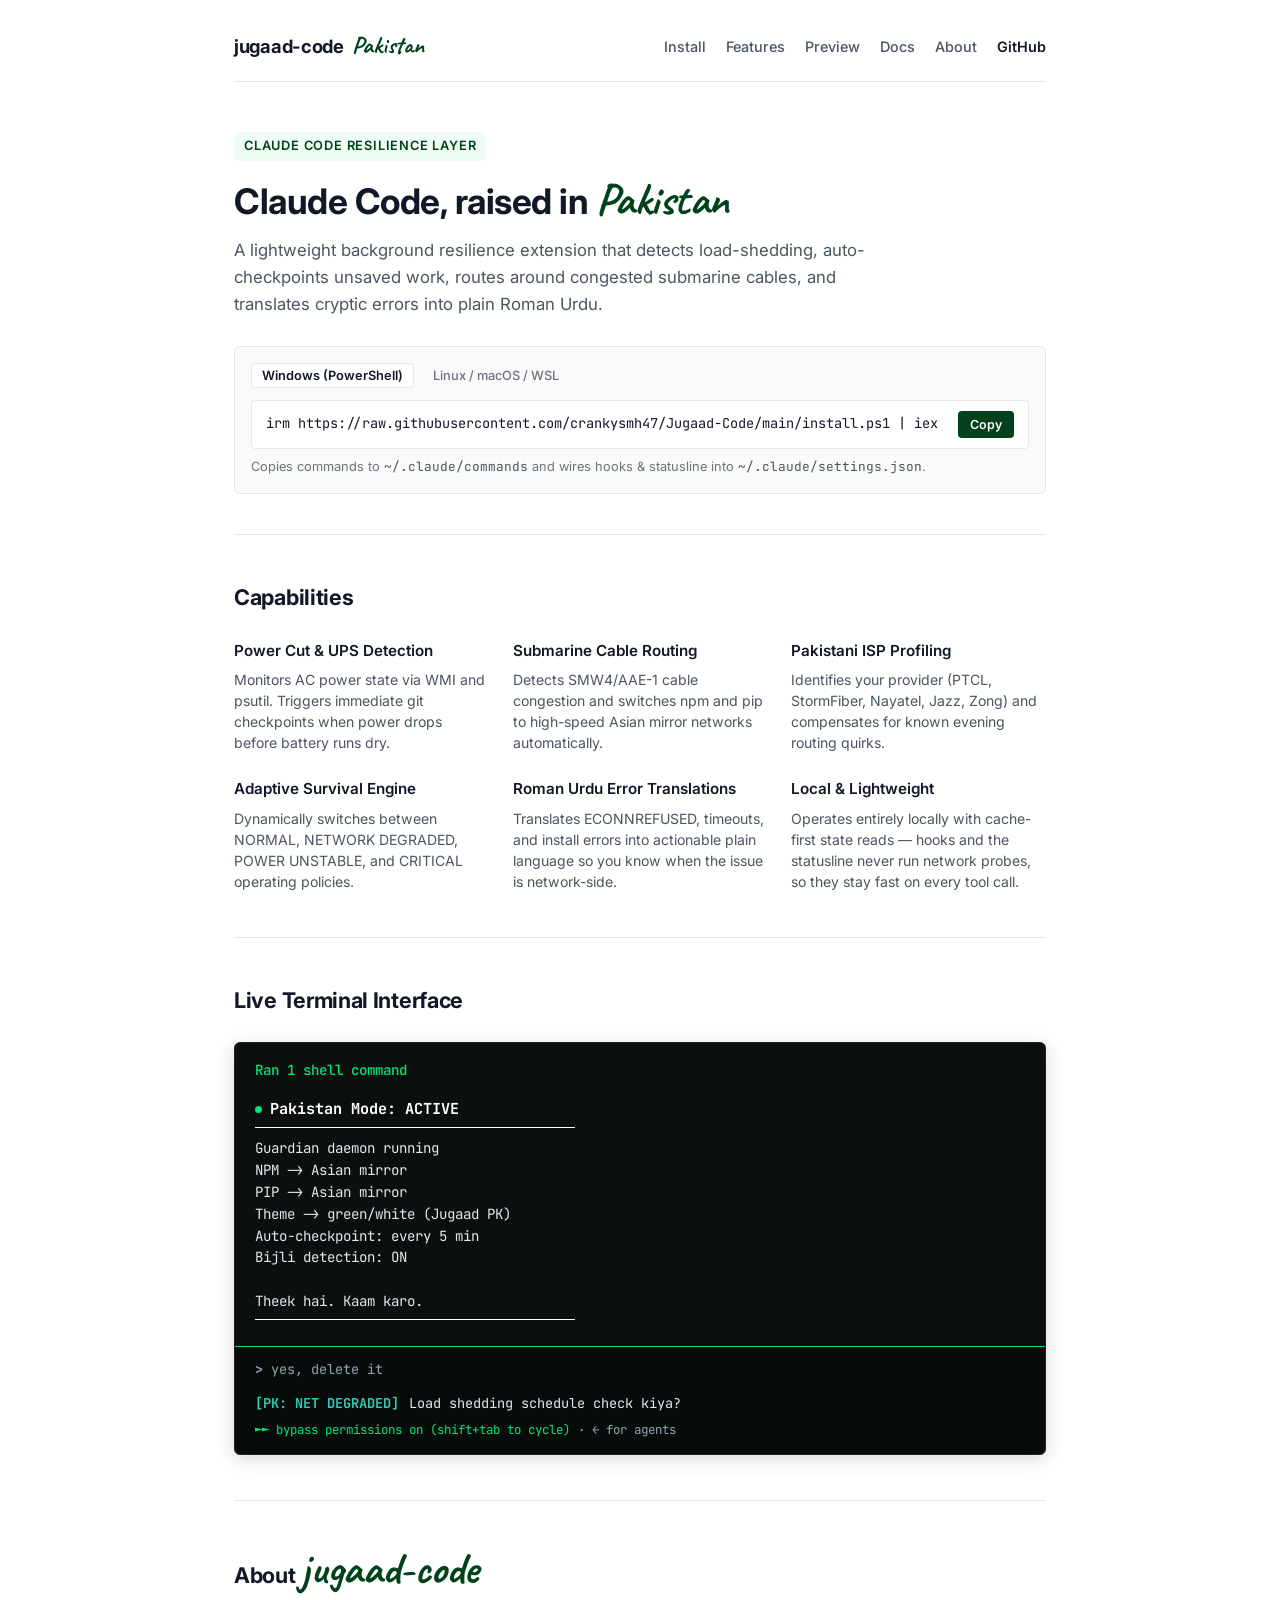
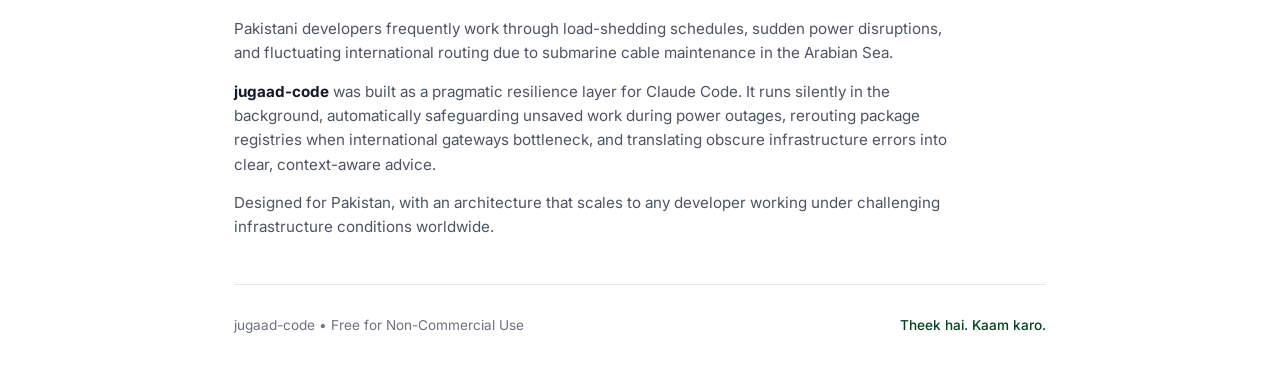
<file: index.html>
<!DOCTYPE html>
<html lang="en">
<head>
  <meta charset="UTF-8">
  <meta name="viewport" content="width=device-width, initial-scale=1.0">
  <title>jugaad-code — Pakistan Resilience Layer for Claude Code</title>
  <meta name="description" content="A minimal resilience layer for Claude Code built for Pakistani developers. Power cut detection, ISP routing, Asian mirror switching, and automatic git checkpointing.">

  <!-- Google Fonts: Caveat & Alex Brush (brush script matching reference) + Inter -->
  <link rel="preconnect" href="https://fonts.googleapis.com">
  <link rel="preconnect" href="https://fonts.gstatic.com" crossorigin>
  <link href="https://fonts.googleapis.com/css2?family=Alex+Brush&family=Caveat:wght@600;700&family=Inter:wght@400;500;600;700&family=JetBrains+Mono:wght@400;500&display=swap" rel="stylesheet">

  <link rel="stylesheet" href="style.css">
</head>
<body>

  <!-- Very faint Pakistan Flag crescent watermark -->
  <div class="watermark" aria-hidden="true">
    <svg viewBox="0 0 100 100" fill="none" xmlns="http://www.w3.org/2000/svg">
      <path d="M 50 15 A 35 35 0 1 0 50 85 A 28 28 0 1 1 50 15 Z" fill="#01411C" opacity="0.025"/>
      <polygon points="58,35 60,42 67,42 61,46 63,53 58,49 53,53 55,46 49,42 56,42" fill="#01411C" opacity="0.025"/>
    </svg>
  </div>

  <div class="page-container">
    <!-- Header -->
    <header class="header">
      <div class="brand">
        <span class="brand-title">jugaad-code</span>
        <span class="brand-script">Pakistan</span>
      </div>
      <nav class="nav">
        <a href="#install">Install</a>
        <a href="#features">Features</a>
        <a href="#preview">Preview</a>
        <a href="docs.html">Docs</a>
        <a href="#about">About</a>
        <a href="https://github.com/crankysmh47/Jugaad-Code" target="_blank" rel="noopener noreferrer" class="nav-link-git">GitHub</a>
      </nav>
    </header>

    <!-- Hero -->
    <section class="hero">
      <div class="hero-tag">Claude Code Resilience Layer</div>
      <h1 class="hero-title">
        Claude Code, raised in <span class="script-accent">Pakistan</span>
      </h1>
      <p class="hero-desc">
        A lightweight background resilience extension that detects load-shedding, auto-checkpoints unsaved work, routes around congested submarine cables, and translates cryptic errors into plain Roman Urdu.
      </p>

      <!-- Minimal Install Box -->
      <div class="install-box" id="install">
        <div class="install-tabs">
          <button class="tab-btn active" data-os="win">Windows (PowerShell)</button>
          <button class="tab-btn" data-os="nix">Linux / macOS / WSL</button>
        </div>
        <div class="install-command-wrap">
          <code id="cmdText">irm https://raw.githubusercontent.com/crankysmh47/Jugaad-Code/main/install.ps1 | iex</code>
          <button id="copyBtn" class="copy-btn">Copy</button>
        </div>
        <div class="install-note">
          Copies commands to <code>~/.claude/commands</code> and wires hooks & statusline into <code>~/.claude/settings.json</code>.
        </div>
      </div>
    </section>

    <!-- Core Capabilities -->
    <section class="section" id="features">
      <h2 class="section-heading">Capabilities</h2>
      <div class="grid-features">
        <div class="feature-item">
          <h3>Power Cut & UPS Detection</h3>
          <p>Monitors AC power state via WMI and psutil. Triggers immediate git checkpoints when power drops before battery runs dry.</p>
        </div>

        <div class="feature-item">
          <h3>Submarine Cable Routing</h3>
          <p>Detects SMW4/AAE-1 cable congestion and switches npm and pip to high-speed Asian mirror networks automatically.</p>
        </div>

        <div class="feature-item">
          <h3>Pakistani ISP Profiling</h3>
          <p>Identifies your provider (PTCL, StormFiber, Nayatel, Jazz, Zong) and compensates for known evening routing quirks.</p>
        </div>

        <div class="feature-item">
          <h3>Adaptive Survival Engine</h3>
          <p>Dynamically switches between NORMAL, NETWORK DEGRADED, POWER UNSTABLE, and CRITICAL operating policies.</p>
        </div>

        <div class="feature-item">
          <h3>Roman Urdu Error Translations</h3>
          <p>Translates ECONNREFUSED, timeouts, and install errors into actionable plain language so you know when the issue is network-side.</p>
        </div>

        <div class="feature-item">
          <h3>Local &amp; Lightweight</h3>
          <p>Operates entirely locally with cache-first state reads — hooks and the statusline never run network probes, so they stay fast on every tool call.</p>
        </div>
      </div>
    </section>

    <!-- Terminal Preview matching user screenshot -->
    <section class="section" id="preview">
      <h2 class="section-heading">Live Terminal Interface</h2>
      <div class="real-terminal-frame">
        <div class="real-term-top">
          <div class="real-term-cmd">Ran 1 shell command</div>
        </div>
        <div class="real-term-body">
          <div class="real-term-line pk-active-title">
            <span class="green-dot"></span>
            <span>Pakistan Mode: ACTIVE</span>
          </div>
          <div class="real-term-divider"></div>
          <div class="real-term-text">
            <div>Guardian daemon running</div>
            <div>NPM -> Asian mirror</div>
            <div>PIP -> Asian mirror</div>
            <div>Theme -> green/white (Jugaad PK)</div>
            <div>Auto-checkpoint: every 5 min</div>
            <div>Bijli detection: ON</div>
            <br>
            <div>Theek hai. Kaam karo.</div>
          </div>
          <div class="real-term-divider"></div>
        </div>
        <div class="real-term-bottom">
          <div class="prompt-line">
            <span class="prompt-arrow">&gt;</span>
            <span class="prompt-text">yes, delete it</span>
          </div>
          <div class="statusline-bar">
            <span class="status-state">[PK: NET DEGRADED]</span>
            <span class="status-text">Load shedding schedule check kiya?</span>
          </div>
          <div class="status-sub">
            <span class="bypass-text">&#9658;&#9658; bypass permissions on (shift+tab to cycle)</span>
            <span class="agent-hint">&middot; &larr; for agents</span>
          </div>
        </div>
      </div>
    </section>

    <!-- About Section -->
    <section class="section" id="about">
      <h2 class="section-heading">About <span class="script-accent">jugaad-code</span></h2>
      <div class="about-content">
        <p>
          Pakistani developers frequently work through load-shedding schedules, sudden power disruptions, and fluctuating international routing due to submarine cable maintenance in the Arabian Sea.
        </p>
        <p>
          <strong>jugaad-code</strong> was built as a pragmatic resilience layer for Claude Code. It runs silently in the background, automatically safeguarding unsaved work during power outages, rerouting package registries when international gateways bottleneck, and translating obscure infrastructure errors into clear, context-aware advice.
        </p>
        <p>
          Designed for Pakistan, with an architecture that scales to any developer working under challenging infrastructure conditions worldwide.
        </p>
      </div>
    </section>

    <!-- Footer -->
    <footer class="footer">
      <div>jugaad-code • Free for Non-Commercial Use</div>
      <div class="footer-note">Theek hai. Kaam karo.</div>
    </footer>
  </div>

  <script src="app.js"></script>
</body>
</html>
</file>
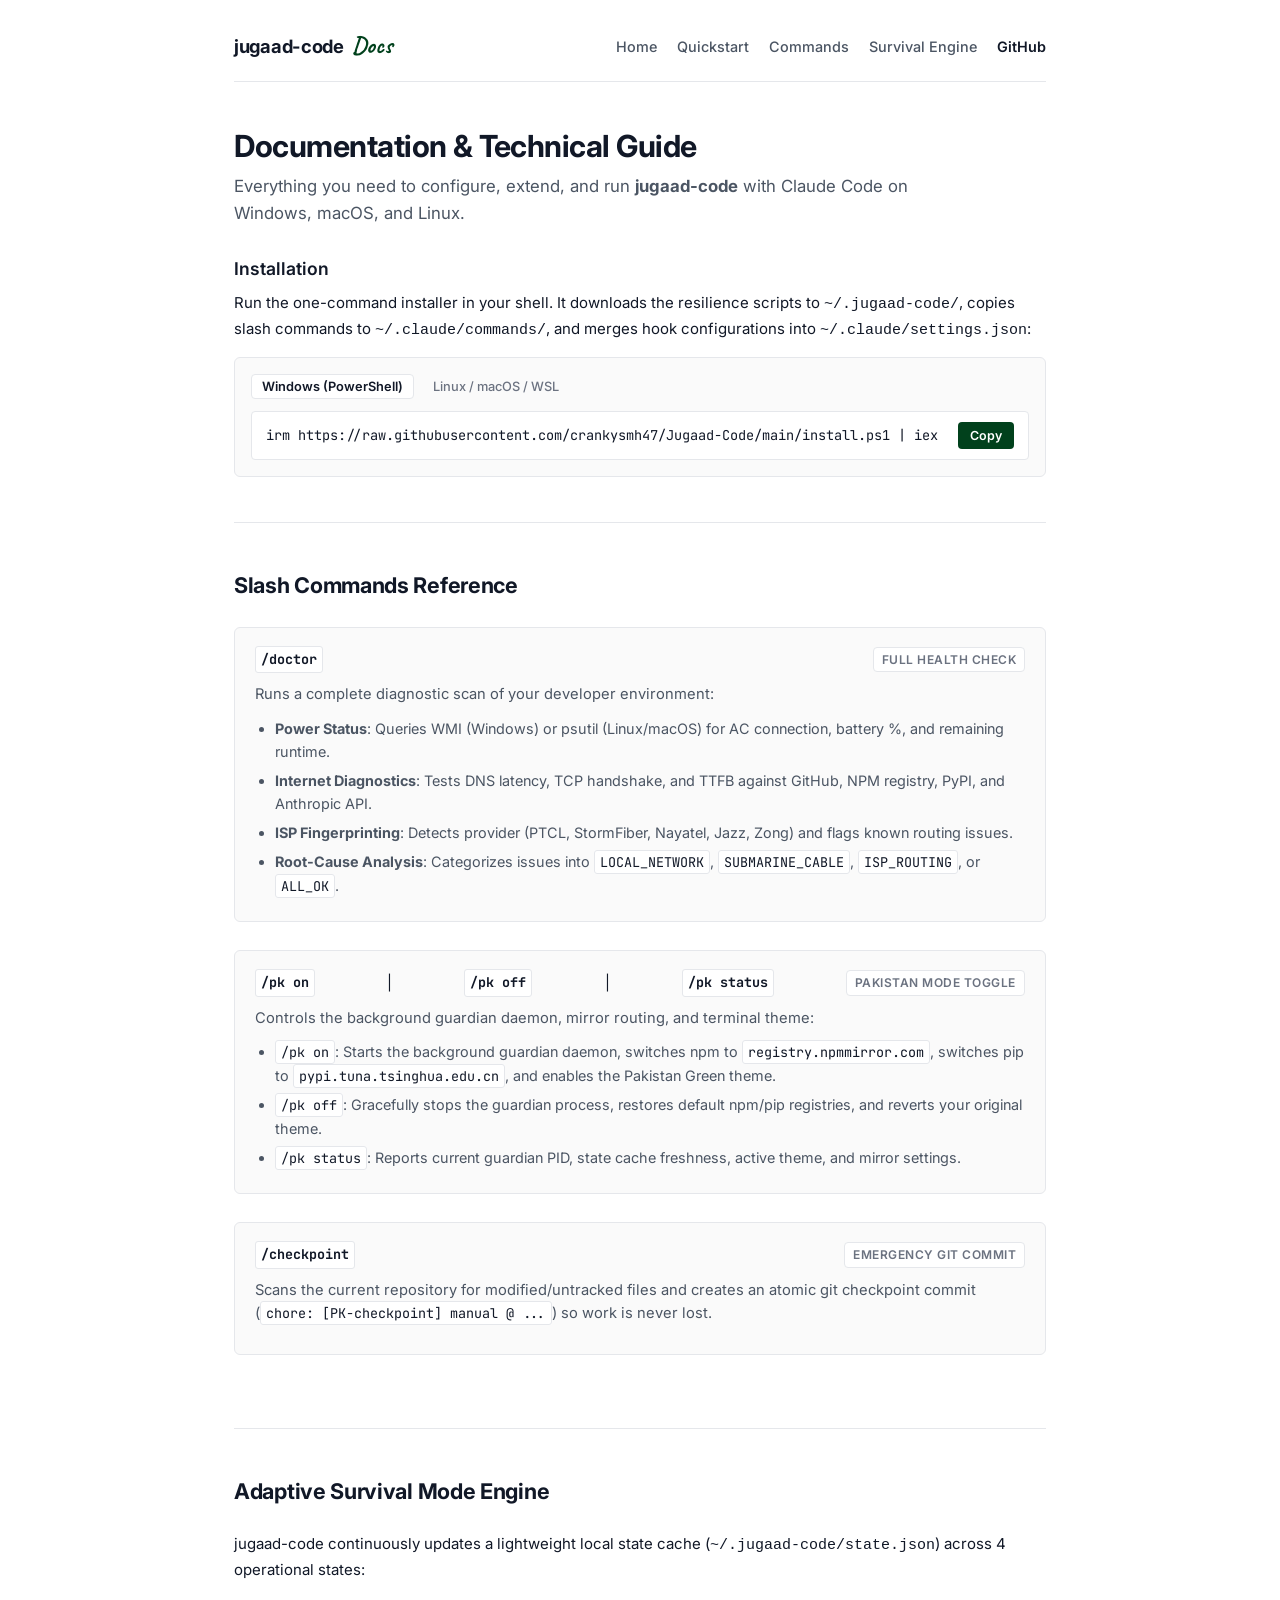
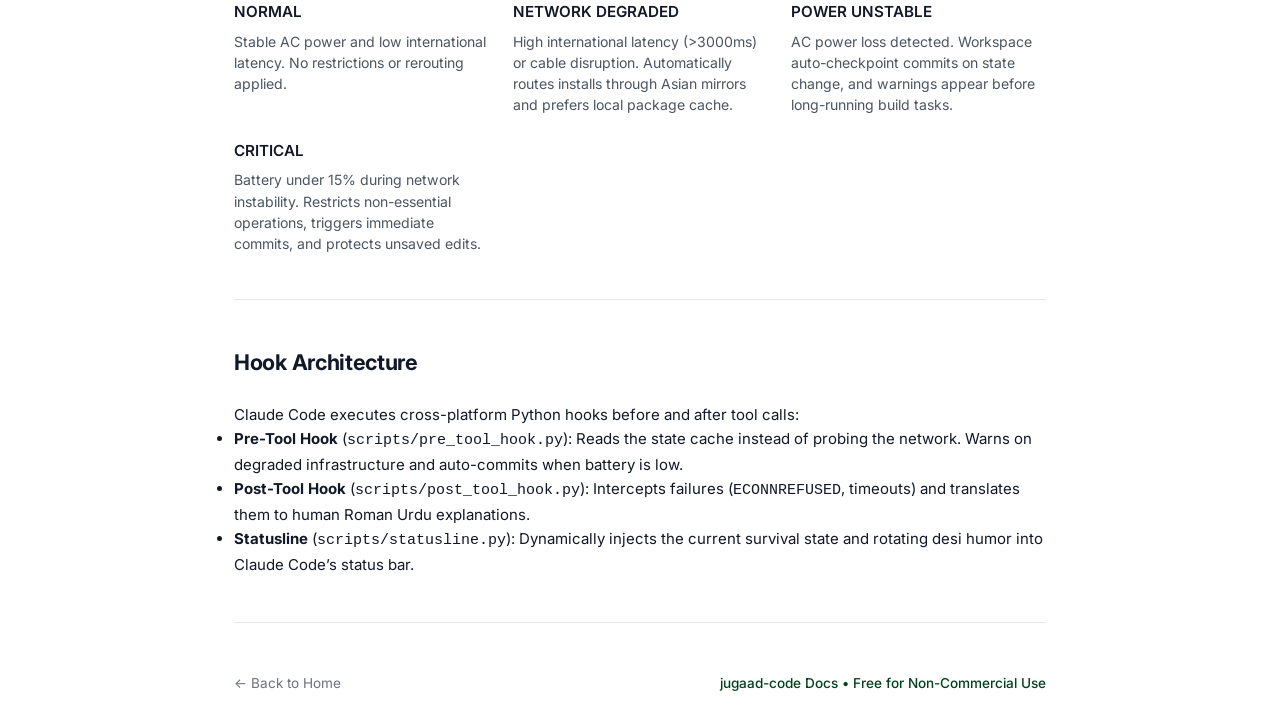
<file: docs.html>
<!DOCTYPE html>
<html lang="en">
<head>
  <meta charset="UTF-8">
  <meta name="viewport" content="width=device-width, initial-scale=1.0">
  <title>Documentation — jugaad-code</title>
  <meta name="description" content="Complete documentation and technical reference for jugaad-code resilience layer.">

  <!-- Google Fonts: Caveat & Inter -->
  <link rel="preconnect" href="https://fonts.googleapis.com">
  <link rel="preconnect" href="https://fonts.gstatic.com" crossorigin>
  <link href="https://fonts.googleapis.com/css2?family=Caveat:wght@600;700&family=Inter:wght@400;500;600;700&family=JetBrains+Mono:wght@400;500&display=swap" rel="stylesheet">

  <link rel="stylesheet" href="style.css">
</head>
<body>

  <div class="page-container">
    <!-- Header -->
    <header class="header">
      <div class="brand">
        <a href="index.html" class="brand-title" style="text-decoration:none;">jugaad-code</a>
        <span class="brand-script">Docs</span>
      </div>
      <nav class="nav">
        <a href="index.html">Home</a>
        <a href="#quickstart">Quickstart</a>
        <a href="#commands">Commands</a>
        <a href="#survival">Survival Engine</a>
        <a href="https://github.com/crankysmh47/Jugaad-Code" target="_blank" rel="noopener noreferrer" class="nav-link-git">GitHub</a>
      </nav>
    </header>

    <main class="docs-body">
      <!-- Quickstart Section -->
      <section class="section" id="quickstart">
        <h1 class="hero-title" style="font-size: 1.9rem; margin-bottom: 8px;">Documentation & Technical Guide</h1>
        <p class="hero-desc">
          Everything you need to configure, extend, and run <strong>jugaad-code</strong> with Claude Code on Windows, macOS, and Linux.
        </p>

        <h3 class="docs-subheading">Installation</h3>
        <p>Run the one-command installer in your shell. It downloads the resilience scripts to <code>~/.jugaad-code/</code>, copies slash commands to <code>~/.claude/commands/</code>, and merges hook configurations into <code>~/.claude/settings.json</code>:</p>

        <div class="install-box" style="margin-top: 14px;">
          <div class="install-tabs">
            <button class="tab-btn active" data-os="win">Windows (PowerShell)</button>
            <button class="tab-btn" data-os="nix">Linux / macOS / WSL</button>
          </div>
          <div class="install-command-wrap">
            <code id="cmdText">irm https://raw.githubusercontent.com/crankysmh47/Jugaad-Code/main/install.ps1 | iex</code>
            <button id="copyBtn" class="copy-btn">Copy</button>
          </div>
        </div>
      </section>

      <!-- Commands Reference -->
      <section class="section" id="commands">
        <h2 class="section-heading">Slash Commands Reference</h2>
        
        <div class="doc-block">
          <div class="doc-cmd-header">
            <code>/doctor</code>
            <span class="doc-tag">Full Health Check</span>
          </div>
          <p>Runs a complete diagnostic scan of your developer environment:</p>
          <ul>
            <li><strong>Power Status</strong>: Queries WMI (Windows) or psutil (Linux/macOS) for AC connection, battery %, and remaining runtime.</li>
            <li><strong>Internet Diagnostics</strong>: Tests DNS latency, TCP handshake, and TTFB against GitHub, NPM registry, PyPI, and Anthropic API.</li>
            <li><strong>ISP Fingerprinting</strong>: Detects provider (PTCL, StormFiber, Nayatel, Jazz, Zong) and flags known routing issues.</li>
            <li><strong>Root-Cause Analysis</strong>: Categorizes issues into <code>LOCAL_NETWORK</code>, <code>SUBMARINE_CABLE</code>, <code>ISP_ROUTING</code>, or <code>ALL_OK</code>.</li>
          </ul>
        </div>

        <div class="doc-block">
          <div class="doc-cmd-header">
            <code>/pk on</code> | <code>/pk off</code> | <code>/pk status</code>
            <span class="doc-tag">Pakistan Mode Toggle</span>
          </div>
          <p>Controls the background guardian daemon, mirror routing, and terminal theme:</p>
          <ul>
            <li><code>/pk on</code>: Starts the background guardian daemon, switches npm to <code>registry.npmmirror.com</code>, switches pip to <code>pypi.tuna.tsinghua.edu.cn</code>, and enables the Pakistan Green theme.</li>
            <li><code>/pk off</code>: Gracefully stops the guardian process, restores default npm/pip registries, and reverts your original theme.</li>
            <li><code>/pk status</code>: Reports current guardian PID, state cache freshness, active theme, and mirror settings.</li>
          </ul>
        </div>

        <div class="doc-block">
          <div class="doc-cmd-header">
            <code>/checkpoint</code>
            <span class="doc-tag">Emergency Git Commit</span>
          </div>
          <p>Scans the current repository for modified/untracked files and creates an atomic git checkpoint commit (<code>chore: [PK-checkpoint] manual @ ...</code>) so work is never lost.</p>
        </div>
      </section>

      <!-- Survival Mode Engine -->
      <section class="section" id="survival">
        <h2 class="section-heading">Adaptive Survival Mode Engine</h2>
        <p>jugaad-code continuously updates a lightweight local state cache (<code>~/.jugaad-code/state.json</code>) across 4 operational states:</p>

        <div class="grid-features" style="margin-top: 18px;">
          <div class="feature-item">
            <h3>NORMAL</h3>
            <p>Stable AC power and low international latency. No restrictions or rerouting applied.</p>
          </div>

          <div class="feature-item">
            <h3>NETWORK DEGRADED</h3>
            <p>High international latency (>3000ms) or cable disruption. Automatically routes installs through Asian mirrors and prefers local package cache.</p>
          </div>

          <div class="feature-item">
            <h3>POWER UNSTABLE</h3>
            <p>AC power loss detected. Workspace auto-checkpoint commits on state change, and warnings appear before long-running build tasks.</p>
          </div>

          <div class="feature-item">
            <h3>CRITICAL</h3>
            <p>Battery under 15% during network instability. Restricts non-essential operations, triggers immediate commits, and protects unsaved edits.</p>
          </div>
        </div>
      </section>

      <!-- Architecture & Hooks -->
      <section class="section" id="architecture">
        <h2 class="section-heading">Hook Architecture</h2>
        <p>Claude Code executes cross-platform Python hooks before and after tool calls:</p>
        <ul>
          <li><strong>Pre-Tool Hook</strong> (<code>scripts/pre_tool_hook.py</code>): Reads the state cache instead of probing the network. Warns on degraded infrastructure and auto-commits when battery is low.</li>
          <li><strong>Post-Tool Hook</strong> (<code>scripts/post_tool_hook.py</code>): Intercepts failures (<code>ECONNREFUSED</code>, timeouts) and translates them to human Roman Urdu explanations.</li>
          <li><strong>Statusline</strong> (<code>scripts/statusline.py</code>): Dynamically injects the current survival state and rotating desi humor into Claude Code’s status bar.</li>
        </ul>
      </section>
    </main>

    <!-- Footer -->
    <footer class="footer">
      <div><a href="index.html" style="color:var(--text-dim); text-decoration:none;">← Back to Home</a></div>
      <div class="footer-note">jugaad-code Docs • Free for Non-Commercial Use</div>
    </footer>
  </div>

  <script src="app.js"></script>
</body>
</html>
</file>
<file: style.css>
/* ==========================================================================
   jugaad-code — Minimalist White Theme
   Colors: Pure White (#FFFFFF), Deep Green (#01411C), Charcoal (#111827)
   Script Font: Caveat / Alex Brush (Handwritten brush style matching reference)
   ========================================================================== */

:root {
  --bg: #FFFFFF;
  --text-main: #111827;
  --text-muted: #4B5563;
  --text-dim: #6B7280;
  --pk-green: #01411C;
  --pk-green-hover: #025726;
  --pk-green-light: #F0FDF4;
  --border: #E5E7EB;
  --border-dark: #D1D5DB;

  --font-main: 'Inter', -apple-system, BlinkMacSystemFont, 'Segoe UI', Roboto, sans-serif;
  --font-script: 'Caveat', 'Alex Brush', cursive;
  --font-mono: 'JetBrains Mono', Consolas, Monaco, monospace;
}

*, *::before, *::after {
  box-sizing: border-box;
  margin: 0;
  padding: 0;
}

body {
  background-color: var(--bg);
  color: var(--text-main);
  font-family: var(--font-main);
  line-height: 1.6;
  font-size: 15px;
  -webkit-font-smoothing: antialiased;
  position: relative;
  min-height: 100vh;
}

/* Subtle background watermark */
.watermark {
  position: fixed;
  top: 50%;
  left: 50%;
  transform: translate(-50%, -50%);
  width: 550px;
  height: 550px;
  pointer-events: none;
  z-index: 0;
}

.watermark svg {
  width: 100%;
  height: 100%;
}

.page-container {
  position: relative;
  z-index: 1;
  max-width: 860px;
  margin: 0 auto;
  padding: 0 24px;
}

/* Header */
.header {
  display: flex;
  align-items: center;
  justify-content: space-between;
  padding: 32px 0 20px 0;
  border-bottom: 1px solid var(--border);
}

.brand {
  display: flex;
  align-items: baseline;
  gap: 8px;
}

.brand-title {
  font-weight: 700;
  font-size: 1.15rem;
  color: var(--text-main);
  letter-spacing: -0.3px;
}

.brand-script {
  font-family: var(--font-script);
  font-size: 1.5rem;
  font-weight: 700;
  color: var(--pk-green);
  line-height: 1;
}

.nav {
  display: flex;
  align-items: center;
  gap: 20px;
}

.nav a {
  color: var(--text-muted);
  text-decoration: none;
  font-size: 0.9rem;
  font-weight: 500;
  transition: color 0.15s ease;
}

.nav a:hover {
  color: var(--pk-green);
}

.nav-link-git {
  color: var(--text-main) !important;
  font-weight: 600 !important;
}

/* Script Accent */
.script-accent {
  font-family: var(--font-script);
  font-size: 2.8rem;
  font-weight: 700;
  color: var(--pk-green);
  line-height: 1;
  display: inline-block;
}

/* Hero Section */
.hero {
  padding: 50px 0 40px 0;
  border-bottom: 1px solid var(--border);
}

.hero-tag {
  display: inline-block;
  font-size: 0.8rem;
  font-weight: 600;
  text-transform: uppercase;
  letter-spacing: 0.8px;
  color: var(--pk-green);
  background: var(--pk-green-light);
  padding: 4px 10px;
  border-radius: 4px;
  margin-bottom: 16px;
}

.hero-title {
  font-size: 2.2rem;
  font-weight: 700;
  letter-spacing: -0.5px;
  line-height: 1.25;
  color: var(--text-main);
  margin-bottom: 14px;
}

.hero-desc {
  font-size: 1.05rem;
  color: var(--text-muted);
  max-width: 680px;
  line-height: 1.6;
  margin-bottom: 28px;
}

/* Install Box */
.install-box {
  background: #FAFAFA;
  border: 1px solid var(--border);
  border-radius: 6px;
  padding: 16px;
  margin-top: 20px;
}

.install-tabs {
  display: flex;
  gap: 8px;
  margin-bottom: 12px;
}

.tab-btn {
  background: transparent;
  border: 1px solid transparent;
  color: var(--text-dim);
  font-family: var(--font-main);
  font-size: 0.8rem;
  font-weight: 500;
  padding: 4px 10px;
  border-radius: 4px;
  cursor: pointer;
  transition: all 0.15s ease;
}

.tab-btn.active {
  background: #FFFFFF;
  border-color: var(--border);
  color: var(--text-main);
  font-weight: 600;
}

.install-command-wrap {
  display: flex;
  align-items: center;
  justify-content: space-between;
  background: #FFFFFF;
  border: 1px solid var(--border);
  border-radius: 4px;
  padding: 10px 14px;
  gap: 12px;
}

.install-command-wrap code {
  font-family: var(--font-mono);
  font-size: 0.85rem;
  color: var(--text-main);
  overflow-x: auto;
  white-space: nowrap;
}

.copy-btn {
  background: var(--pk-green);
  color: #FFFFFF;
  border: none;
  font-family: var(--font-main);
  font-size: 0.78rem;
  font-weight: 600;
  padding: 6px 12px;
  border-radius: 4px;
  cursor: pointer;
  flex-shrink: 0;
  transition: background 0.15s ease;
}

.copy-btn:hover {
  background: var(--pk-green-hover);
}

.install-note {
  font-size: 0.8rem;
  color: var(--text-dim);
  margin-top: 8px;
}

.install-note code {
  font-family: var(--font-mono);
  color: var(--text-muted);
}

/* Sections */
.section {
  padding: 45px 0;
  border-bottom: 1px solid var(--border);
}

.section-heading {
  font-size: 1.35rem;
  font-weight: 700;
  color: var(--text-main);
  letter-spacing: -0.3px;
  margin-bottom: 24px;
}

/* Grid Features */
.grid-features {
  display: grid;
  grid-template-columns: repeat(auto-fit, minmax(250px, 1fr));
  gap: 24px;
}

.feature-item h3 {
  font-size: 0.95rem;
  font-weight: 600;
  color: var(--text-main);
  margin-bottom: 6px;
}

.feature-item p {
  font-size: 0.88rem;
  color: var(--text-muted);
  line-height: 1.5;
}

/* Realistic Terminal Frame (Matching Claude Code terminal) */
.real-terminal-frame {
  background: #0B0F0D;
  border: 1px solid #1E2922;
  border-radius: 6px;
  overflow: hidden;
  font-family: var(--font-mono);
  font-size: 0.85rem;
  box-shadow: 0 4px 20px rgba(0, 0, 0, 0.15);
}

.real-term-top {
  padding: 16px 20px 10px 20px;
}

.real-term-cmd {
  color: #00E676;
  font-size: 0.88rem;
  font-weight: 500;
}

.real-term-body {
  padding: 0 20px 16px 20px;
}

.real-term-line.pk-active-title {
  display: flex;
  align-items: center;
  gap: 8px;
  color: #FFFFFF;
  font-size: 0.95rem;
  font-weight: 700;
  margin-top: 6px;
}

.green-dot {
  width: 7px;
  height: 7px;
  border-radius: 50%;
  background: #00E676;
}

.real-term-divider {
  height: 1px;
  background: #FFFFFF;
  margin: 6px 0 10px 0;
  max-width: 320px;
}

.real-term-text {
  color: #E2E8F0;
  line-height: 1.55;
  font-size: 0.88rem;
}

.real-term-bottom {
  border-top: 1.5px solid #00E676;
  padding: 12px 20px 14px 20px;
  background: #070B09;
}

.prompt-line {
  display: flex;
  align-items: center;
  gap: 8px;
  margin-bottom: 12px;
}

.prompt-arrow {
  color: #94A3B8;
  font-weight: bold;
}

.prompt-text {
  color: #94A3B8;
}

.statusline-bar {
  display: flex;
  align-items: center;
  gap: 10px;
  margin-bottom: 6px;
}

.status-state {
  color: #2DD4BF;
  font-weight: 600;
}

.status-text {
  color: #E2E8F0;
}

.status-sub {
  display: flex;
  align-items: center;
  gap: 8px;
  font-size: 0.78rem;
}

.bypass-text {
  color: #00E676;
}

.agent-hint {
  color: #94A3B8;
}

/* Docs Specific Styles */
.docs-body {
  padding-bottom: 20px;
}

.docs-subheading {
  font-size: 1.1rem;
  font-weight: 600;
  color: var(--text-main);
  margin-top: 20px;
  margin-bottom: 8px;
}

.doc-block {
  margin-bottom: 28px;
  background: #FAFAFA;
  border: 1px solid var(--border);
  border-radius: 6px;
  padding: 18px 20px;
}

.doc-cmd-header {
  display: flex;
  align-items: center;
  justify-content: space-between;
  margin-bottom: 10px;
  flex-wrap: wrap;
  gap: 8px;
}

.doc-cmd-header code {
  font-family: var(--font-mono);
  font-size: 1rem;
  font-weight: 700;
  color: var(--pk-green);
}

.doc-tag {
  font-size: 0.75rem;
  font-weight: 600;
  text-transform: uppercase;
  letter-spacing: 0.5px;
  color: var(--text-dim);
  background: #FFFFFF;
  border: 1px solid var(--border);
  padding: 2px 8px;
  border-radius: 4px;
}

.doc-block p {
  color: var(--text-muted);
  font-size: 0.92rem;
  margin-bottom: 10px;
}

.doc-block ul {
  padding-left: 20px;
  color: var(--text-muted);
  font-size: 0.9rem;
  line-height: 1.6;
}

.doc-block li {
  margin-bottom: 6px;
}

.doc-block code {
  font-family: var(--font-mono);
  font-size: 0.84rem;
  background: #FFFFFF;
  border: 1px solid var(--border);
  padding: 2px 5px;
  border-radius: 3px;
  color: var(--text-main);
}

/* About Content */
.about-content {
  display: flex;
  flex-direction: column;
  gap: 14px;
  max-width: 720px;
}

.about-content p {
  font-size: 0.95rem;
  color: var(--text-muted);
  line-height: 1.6;
}

.about-content strong {
  color: var(--text-main);
}

/* Footer */
.footer {
  display: flex;
  align-items: center;
  justify-content: space-between;
  padding: 30px 0 40px 0;
  font-size: 0.85rem;
  color: var(--text-dim);
}

.footer-note {
  color: var(--pk-green);
  font-weight: 500;
}

/* Responsive */
@media (max-width: 640px) {
  .hero-title {
    font-size: 1.8rem;
  }
  .script-accent {
    font-size: 2.2rem;
  }
  .header {
    flex-direction: column;
    align-items: flex-start;
    gap: 14px;
  }
  .install-command-wrap {
    flex-direction: column;
    align-items: flex-start;
  }
  .copy-btn {
    align-self: flex-end;
  }
}
</file>
